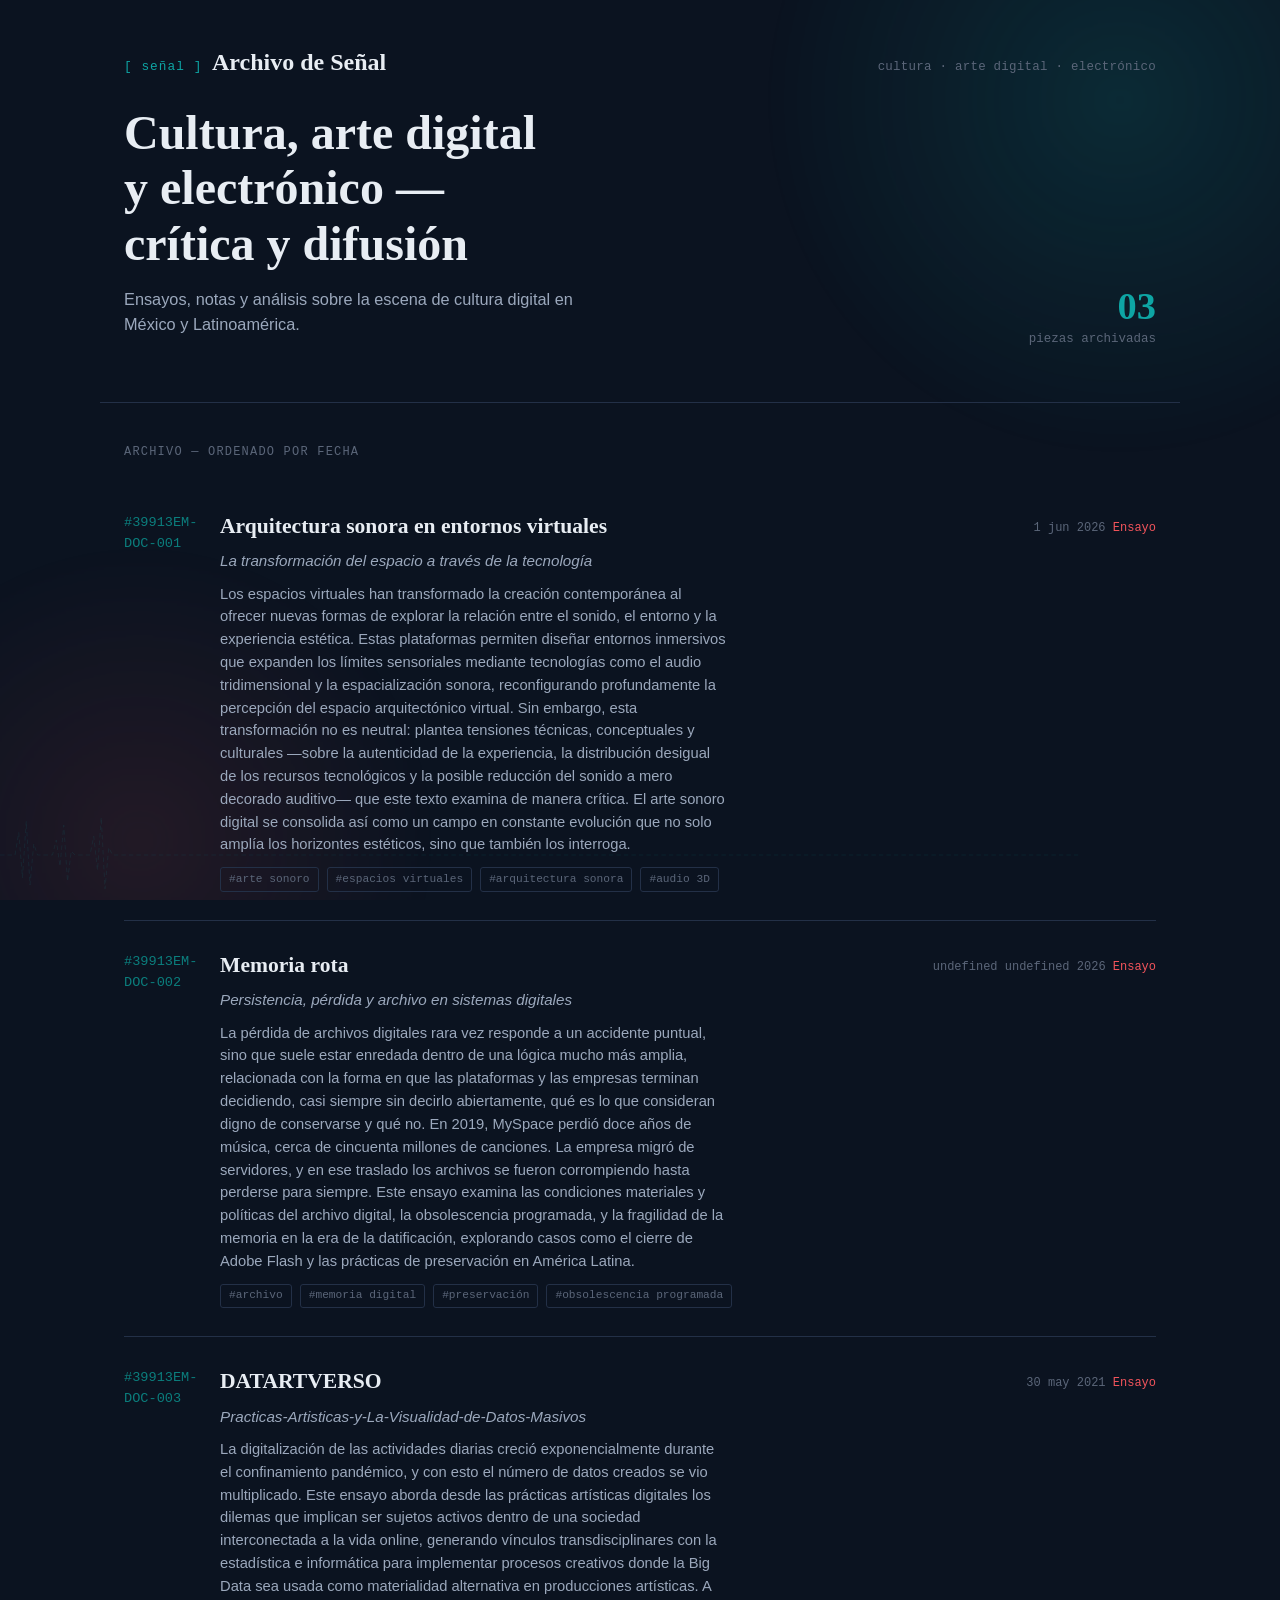
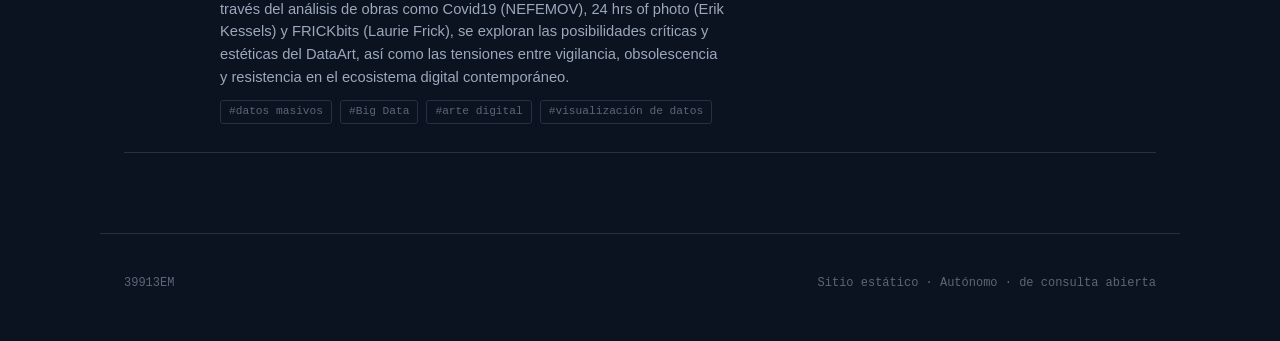
<file: index.html>
<!DOCTYPE html>
<html lang="es">
<head>
<meta charset="UTF-8">
<meta name="viewport" content="width=device-width, initial-scale=1.0">
<title>Archivo de Señal</title>
<meta name="description" content="Cultura, arte digital y electrónico — crítica y difusión.">
<link rel="stylesheet" href="assets/styles.css">
</head>
<body>
<div class="backdrop" aria-hidden="true"></div>
<svg class="waveform" viewBox="0 0 1440 120" preserveAspectRatio="none" aria-hidden="true">
<path d="M0,60 L20,60 L25,30 L30,90 L35,15 L40,100 L45,45 L50,60 L70,60
L75,40 L80,75 L85,20 L90,95 L95,55 L100,60 L120,60
L125,35 L130,80 L135,10 L140,105 L145,50 L150,60 L1440,60"
fill="none" stroke="#0EA5A4" stroke-width="1"
style="stroke-dasharray: 6 4;" />
</svg>
<header class="site-header">
<div class="brand">
<span class="brand-mark">[ señal ]</span>
<span class="brand-name">Archivo de Señal</span>
</div>
<span class="site-tagline">cultura · arte digital · electrónico</span>
</header>
<section class="intro">
<div>
<h1 id="site-h1">Crítica y difusión de arte digital y electrónico</h1>
<p>Ensayos, notas y análisis sobre la escena de cultura digital en México y Latinoamérica.</p>
</div>
<div class="intro-stat">
<strong id="entry-count">---</strong>
piezas archivadas
</div>
</section>
<main class="archive">
<p class="archive-label">ARCHIVO — ORDENADO POR FECHA</p>
<div id="archive-list">
<p class="empty-state">Cargando archivo...</p>
</div>
</main>
<footer class="site-footer">
<p>39913EM</p>
<p>Sitio estático · Autónomo · de consulta abierta</p>
</footer>
<script src="assets/index.js"></script>
</body>
</html>
</file>
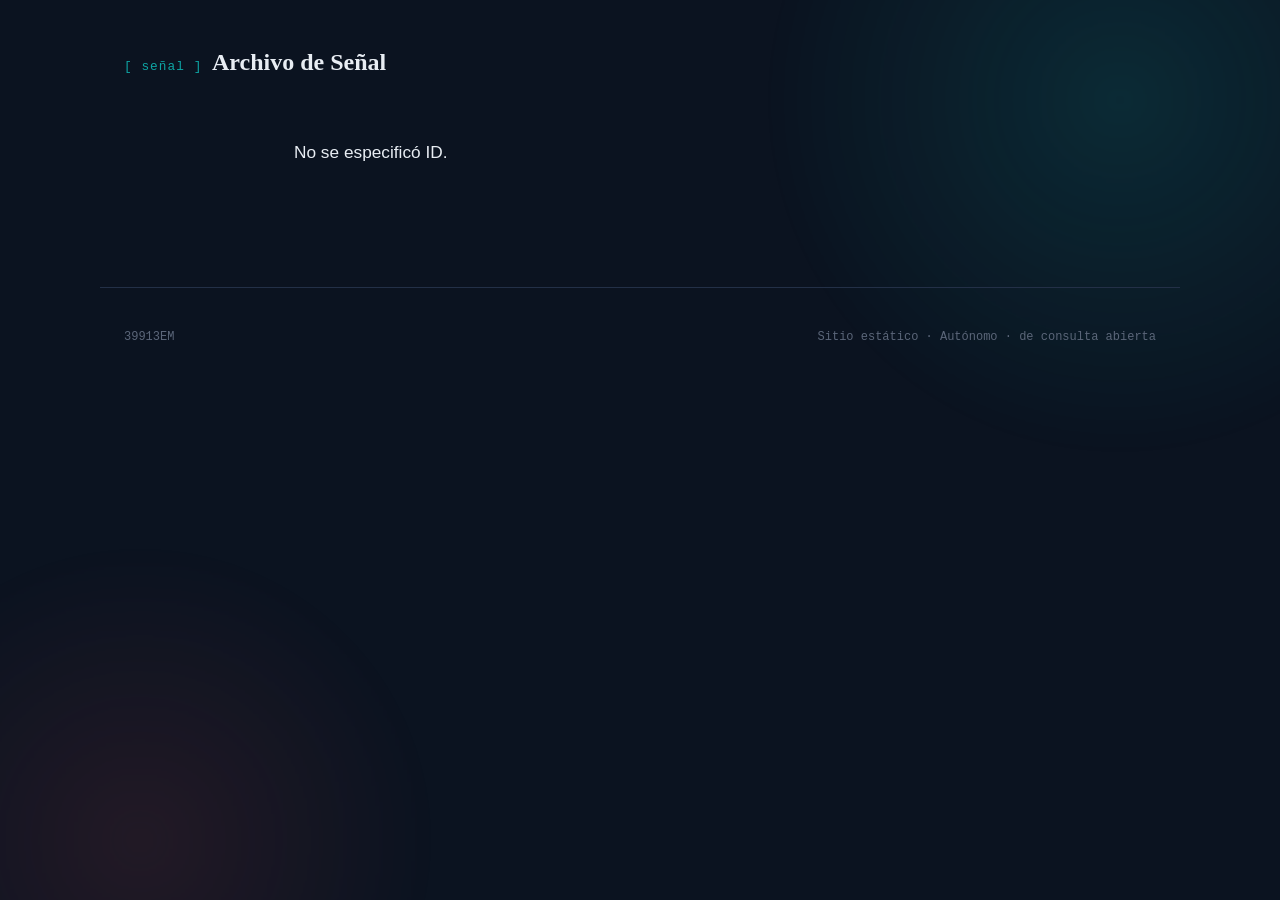
<file: lectura.html>
<!DOCTYPE html>
<html lang="es">
<head>
<meta charset="UTF-8">
<meta name="viewport" content="width=device-width, initial-scale=1.0">
<title>Cargando... — Archivo de Señal</title>
<link rel="stylesheet" href="assets/styles.css">
</head>
<body>
<div class="backdrop" aria-hidden="true"></div>
<header class="site-header">
<div class="brand">
<span class="brand-mark">[ señal ]</span>
<a href="index.html" class="brand-name" style="text-decoration:none;">Archivo de Señal</a>
</div>
</header>
<main id="contenido">
<!-- El script llenará esto -->
</main>
<footer class="site-footer">
<p>39913EM</p>
<p>Sitio estático · Autónomo · de consulta abierta</p>
</footer>
<script src="assets/lectura.js"></script>
</body>
</html>
</file>
<file: assets/styles.css>
/* ============================================================
   ARCHIVO DE SEÑAL — sistema de tokens
   ============================================================ */

:root {
  /* Color */
  --bg:          #0B1320;
  --bg-elevated: #121C2E;
  --bg-panel:    #162132;
  --line:        #233047;
  --teal:        #0EA5A4;
  --teal-dim:    #0B7E7D;
  --coral:       #F2545B;
  --text:        #E8EDF3;
  --text-dim:    #9BA8BC;
  --text-faint:  #5B6679;

  /* Type */
  --serif:  Cambria, "Times New Roman", serif;
  --sans:   Arial, Helvetica, sans-serif;
  --mono:   "Courier New", Courier, monospace;

  /* Layout */
  --col-read: 820px;
  --col-wide: 1080px;
}

* { box-sizing: border-box; }

html {
  scroll-behavior: smooth;
}

body {
  margin: 0;
  background: var(--bg);
  color: var(--text);
  font-family: var(--sans);
  font-size: 16px;
  line-height: 1.55;
  -webkit-font-smoothing: antialiased;
}

a {
  color: var(--teal);
  text-decoration: none;
}
a:hover { text-decoration: underline; }
a:focus-visible,
button:focus-visible {
  outline: 2px solid var(--teal);
  outline-offset: 3px;
}

/* ---------- Ambient backdrop ---------- */
.backdrop {
  position: fixed;
  inset: 0;
  z-index: -1;
  overflow: hidden;
  pointer-events: none;
}
.backdrop::before,
.backdrop::after {
  content: "";
  position: absolute;
  border-radius: 50%;
  filter: blur(2px);
}
.backdrop::before {
  width: 720px; height: 720px;
  top: -260px; right: -200px;
  background: radial-gradient(circle, rgba(14,165,164,0.16), transparent 70%);
}
.backdrop::after {
  width: 600px; height: 600px;
  bottom: -240px; left: -160px;
  background: radial-gradient(circle, rgba(242,84,91,0.10), transparent 70%);
}

.waveform {
  position: fixed;
  left: 0; right: 0; bottom: 0;
  height: 90px;
  z-index: -1;
  opacity: 0.14;
  pointer-events: none;
}

/* ---------- Header ---------- */
.site-header {
  max-width: var(--col-wide);
  margin: 0 auto;
  padding: 2.75rem 1.5rem 1.5rem;
  display: flex;
  align-items: baseline;
  justify-content: space-between;
  gap: 1rem;
  flex-wrap: wrap;
}
.brand {
  display: flex;
  align-items: baseline;
  gap: 0.6rem;
}
.brand-mark {
  font-family: var(--mono);
  font-size: 0.8rem;
  color: var(--teal);
  letter-spacing: 0.08em;
}
.brand-name {
  font-family: var(--serif);
  font-weight: 700;
  font-size: 1.5rem;
  color: var(--text);
}
.site-tagline {
  font-family: var(--mono);
  font-size: 0.78rem;
  color: var(--text-faint);
  letter-spacing: 0.02em;
}

/* ---------- Index page ---------- */
.intro {
  max-width: var(--col-wide);
  margin: 0 auto;
  padding: 0 1.5rem 3rem;
  border-bottom: 1px solid var(--line);
  display: grid;
  grid-template-columns: 1fr auto;
  gap: 2rem;
  align-items: end;
}
.intro h1 {
  font-family: var(--serif);
  font-size: clamp(2rem, 4vw, 3rem);
  line-height: 1.15;
  font-weight: 700;
  margin: 0 0 0.9rem;
  max-width: 18ch;
}
.intro p {
  color: var(--text-dim);
  max-width: 52ch;
  font-size: 1.02rem;
}
.intro-stat {
  font-family: var(--mono);
  font-size: 0.78rem;
  color: var(--text-faint);
  text-align: right;
  white-space: nowrap;
  padding-bottom: 0.3rem;
}
.intro-stat strong {
  display: block;
  font-family: var(--serif);
  font-size: 2.4rem;
  color: var(--teal);
  font-weight: 700;
  line-height: 1;
  margin-bottom: 0.3rem;
}

@media (max-width: 720px) {
  .intro {
    grid-template-columns: 1fr;
  }
  .intro-stat {
    text-align: left;
  }
}

.archive {
  max-width: var(--col-wide);
  margin: 0 auto;
  padding: 2.5rem 1.5rem 5rem;
}
.archive-label {
  font-family: var(--mono);
  font-size: 0.75rem;
  color: var(--text-faint);
  letter-spacing: 0.1em;
  margin: 0 0 1.25rem;
}

.entry-row {
  display: grid;
  grid-template-columns: 4.5rem 1fr auto;
  gap: 1.5rem;
  align-items: start;
  padding: 1.75rem 0;
  border-bottom: 1px solid var(--line);
  text-decoration: none;
  color: inherit;
  transition: background 0.15s ease;
}
.entry-row:hover {
  background: rgba(14,165,164,0.04);
  text-decoration: none;
}
.entry-row:hover .entry-title { color: var(--teal); }

.entry-piece {
  font-family: var(--mono);
  font-size: 0.85rem;
  color: var(--teal-dim);
  padding-top: 0.15rem;
}
.entry-main { min-width: 0; }
.entry-title {
  font-family: var(--serif);
  font-size: 1.35rem;
  font-weight: 700;
  margin: 0 0 0.4rem;
  color: var(--text);
  transition: color 0.15s ease;
}
.entry-sub {
  color: var(--text-dim);
  font-size: 0.95rem;
  margin: 0 0 0.6rem;
  font-style: italic;
}
.entry-extract {
  color: var(--text-dim);
  font-size: 0.92rem;
  max-width: 62ch;
  margin: 0;
}
.entry-tags {
  margin-top: 0.7rem;
  display: flex;
  gap: 0.5rem;
  flex-wrap: wrap;
}
.tag {
  font-family: var(--mono);
  font-size: 0.7rem;
  color: var(--text-faint);
  border: 1px solid var(--line);
  border-radius: 3px;
  padding: 0.15rem 0.5rem;
}
.entry-meta {
  font-family: var(--mono);
  font-size: 0.75rem;
  color: var(--text-faint);
  text-align: right;
  white-space: nowrap;
  padding-top: 0.2rem;
}
.entry-meta .cat {
  display: inline-block;
  margin-top: 0.4rem;
  color: var(--coral);
}

.empty-state {
  padding: 3rem 0;
  color: var(--text-faint);
  font-family: var(--mono);
  font-size: 0.9rem;
}

/* ---------- Reading page ---------- */
/* El contenido se inyecta dentro de #contenido (main) */
#contenido {
  max-width: var(--col-read);
  margin: 0 auto;
  padding: 2rem 4rem 6rem;   /* ← PADDING LATERAL DE 4rem para que respire */
  font-size: 1.08rem;
  line-height: 1.75;
}

#contenido p {
  margin: 0 0 1.5rem;
  color: var(--text);
}

#contenido h1 {
  font-family: var(--serif);
  font-size: clamp(1.9rem, 4vw, 2.6rem);
  line-height: 1.18;
  font-weight: 700;
  margin: 0 0 0.6rem;
}

#contenido h2 {
  font-family: var(--serif);
  font-size: 1.5rem;
  font-weight: 700;
  margin: 2.6rem 0 1.2rem;
  color: var(--text);
}

#contenido h3 {
  font-family: var(--serif);
  font-size: 1.3rem;
  font-weight: 700;
  margin: 2.6rem 0 1.2rem;
  color: var(--text);
}

#contenido blockquote {
  margin: 2rem 0;
  padding: 0.3rem 0 0.3rem 1.3rem;
  border-left: 2px solid var(--teal);
  font-family: var(--serif);
  font-style: italic;
  font-size: 1.2rem;
  color: var(--text-dim);
}

#contenido .meta-fecha {
  font-family: var(--mono);
  font-size: 0.78rem;
  color: var(--text-faint);
  margin-bottom: 1.5rem;
}

#contenido .tags {
  display: flex;
  gap: 0.5rem;
  flex-wrap: wrap;
  margin-top: 1.5rem;
  padding-top: 1.8rem;
  border-top: 1px solid var(--line);
}

/* ---------- Footer ---------- */
.site-footer {
  max-width: var(--col-wide);
  margin: 0 auto;
  padding: 2.5rem 1.5rem 3rem;
  border-top: 1px solid var(--line);
  display: flex;
  justify-content: space-between;
  align-items: center;
  gap: 1rem;
  flex-wrap: wrap;
}
.site-footer p {
  font-family: var(--mono);
  font-size: 0.75rem;
  color: var(--text-faint);
  margin: 0;
}

/* ---------- Responsive ---------- */
@media (max-width: 640px) {
  .entry-row {
    grid-template-columns: 1fr;
    gap: 0.5rem;
  }
  .entry-piece { order: -1; }
  .entry-meta { text-align: left; }
  .site-header { padding-top: 2rem; }
  #contenido {
    padding: 1.5rem 1.5rem 6rem;   /* ← en móvil se reduce el padding */
  }
}

@media (prefers-reduced-motion: reduce) {
  * { transition: none !important; scroll-behavior: auto !important; }
}

/* ---------- Enlaces tipo Wikipedia ---------- */
.wikilink {
  color: var(--teal);
  text-decoration: none;
  border-bottom: 1px solid transparent;
  transition: border-color 0.15s ease, color 0.15s ease;
}
.wikilink:hover {
  border-bottom-color: var(--teal);
  color: var(--teal);
  text-decoration: none;
}

/* ---------- Bloque destacado ---------- */
.destacado {
  font-family: var(--serif);
  font-size: 1.2rem;
  font-weight: 500;
  color: var(--text);
  padding: 1.25rem 1.8rem;
  margin: 2rem 0;
  border-left: 4px solid var(--teal);
  background: rgba(14, 165, 164, 0.06);
  border-radius: 0 4px 4px 0;
  line-height: 1.6;
  font-style: italic;
}
</file>
